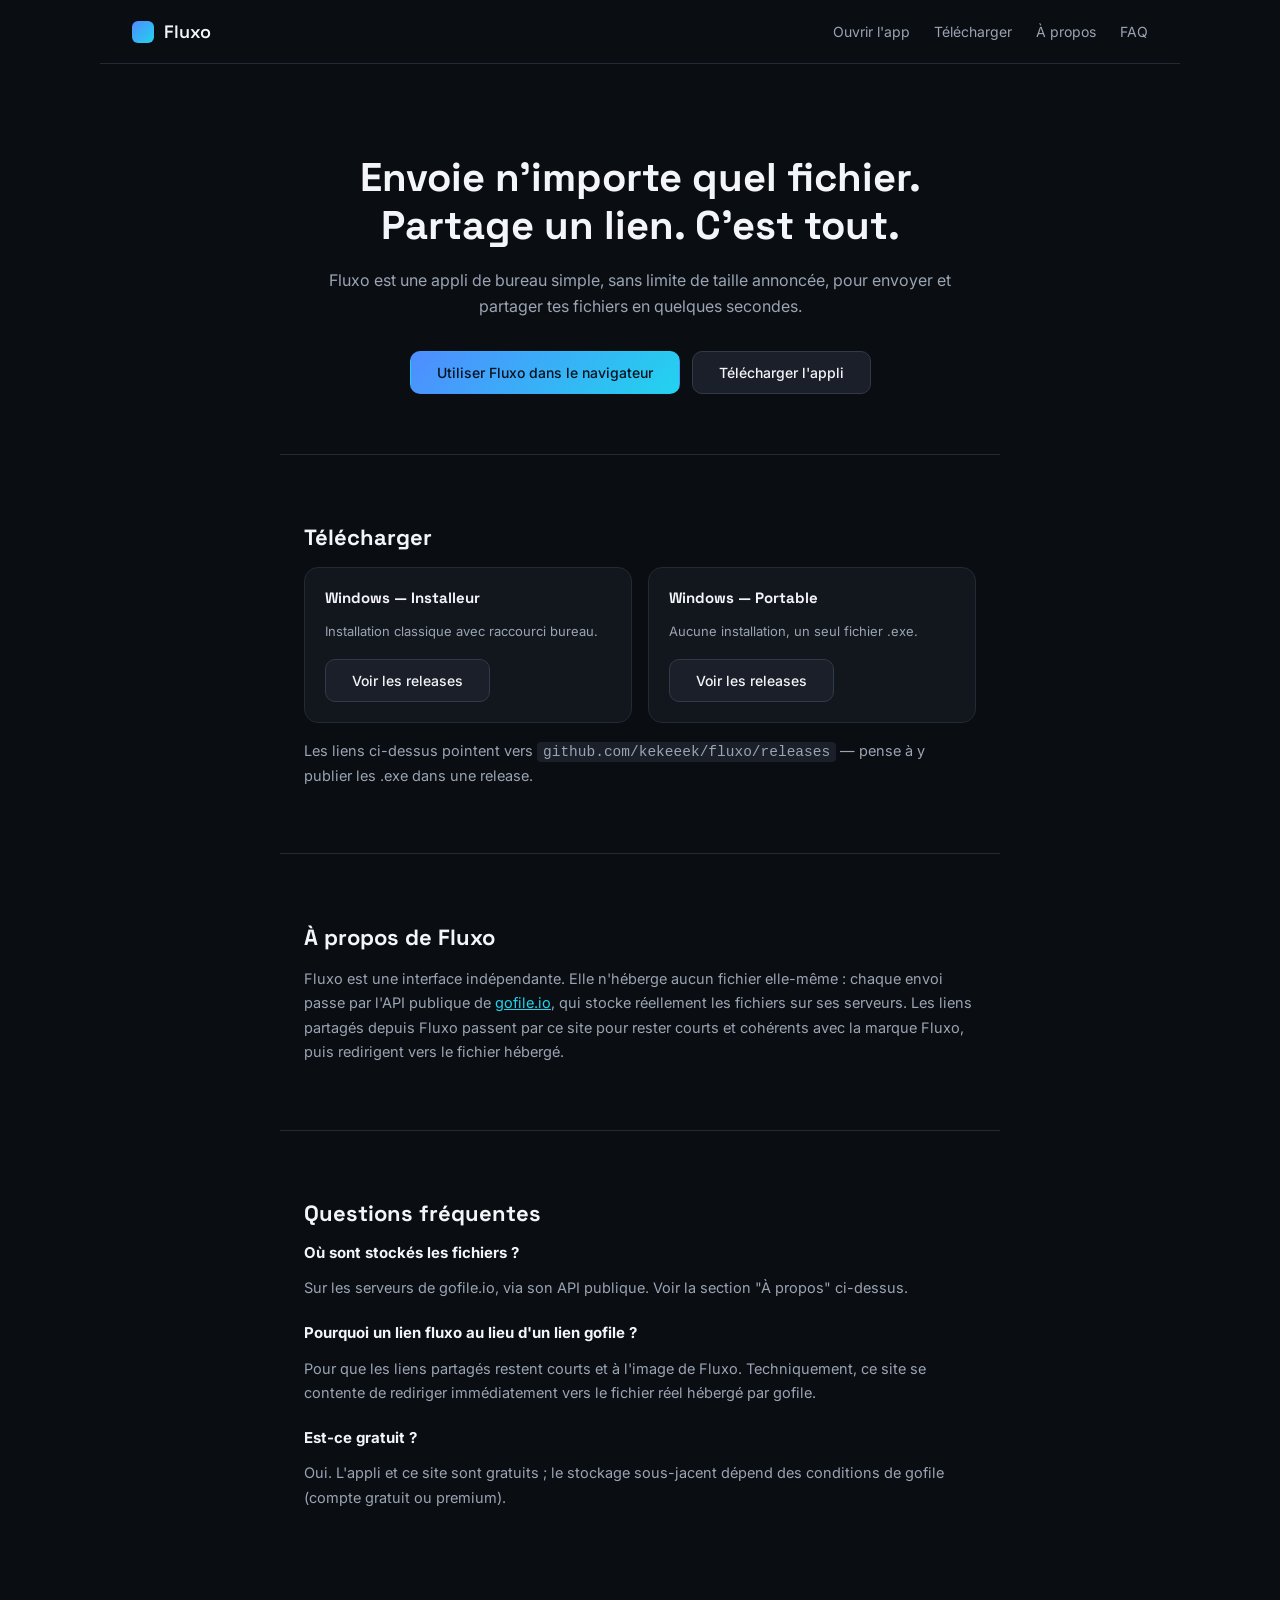
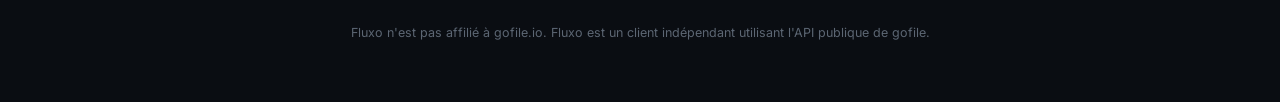
<file: public/index.html>
<!DOCTYPE html>
<html lang="fr">
<head>
<meta charset="UTF-8" />
<meta name="viewport" content="width=device-width, initial-scale=1.0" />
<title>Fluxo — Envoie et partage tes fichiers</title>
<link rel="icon" type="image/png" sizes="512x512" href="icon-512.png" />
<link rel="icon" type="image/png" sizes="192x192" href="icon-192.png" />
<link rel="icon" type="image/png" sizes="32x32" href="favicon-32.png" />
<link rel="apple-touch-icon" href="apple-touch-icon.png" />
<meta name="description" content="Fluxo, une appli de bureau simple pour envoyer et partager des fichiers, sans limite de taille." />
<link rel="preconnect" href="https://fonts.googleapis.com">
<link rel="preconnect" href="https://fonts.gstatic.com" crossorigin>
<link href="https://fonts.googleapis.com/css2?family=Space+Grotesk:wght@500;600;700&family=Inter:wght@400;500;600&display=swap" rel="stylesheet">
<link rel="stylesheet" href="style.css" />
</head>
<body>

  <header class="topbar">
    <div class="brand">
      <span class="brand-mark"></span>
      <span class="brand-name">Fluxo</span>
    </div>
    <nav class="topnav">
      <a href="app.html">Ouvrir l'app</a>
      <a href="#download">Télécharger</a>
      <a href="#about">À propos</a>
      <a href="#faq">FAQ</a>
    </nav>
  </header>

  <main>
    <section class="hero">
      <h1>Envoie n'importe quel fichier.<br>Partage un lien. C'est tout.</h1>
      <p class="hero-sub">Fluxo est une appli de bureau simple, sans limite de taille annoncée, pour envoyer et partager tes fichiers en quelques secondes.</p>
      <div class="hero-actions">
        <a href="app.html" class="btn btn-primary">Utiliser Fluxo dans le navigateur</a>
        <a href="#download" class="btn btn-secondary">Télécharger l'appli</a>
      </div>
    </section>

    <section id="download" class="section">
      <h2>Télécharger</h2>
      <div class="download-cards">
        <div class="download-card">
          <h3>Windows — Installeur</h3>
          <p>Installation classique avec raccourci bureau.</p>
          <a class="btn btn-secondary" href="https://github.com/kekeeek/fluxo/releases/latest">Voir les releases</a>
        </div>
        <div class="download-card">
          <h3>Windows — Portable</h3>
          <p>Aucune installation, un seul fichier .exe.</p>
          <a class="btn btn-secondary" href="https://github.com/kekeeek/fluxo/releases/latest">Voir les releases</a>
        </div>
      </div>
      <p class="hint-text">Les liens ci-dessus pointent vers <code>github.com/kekeeek/fluxo/releases</code> — pense à y publier les .exe dans une release.</p>
    </section>

    <section id="about" class="section">
      <h2>À propos de Fluxo</h2>
      <p>Fluxo est une interface indépendante. Elle n'héberge aucun fichier elle-même : chaque envoi passe par l'API publique de <a href="https://gofile.io" target="_blank" rel="noopener">gofile.io</a>, qui stocke réellement les fichiers sur ses serveurs. Les liens partagés depuis Fluxo passent par ce site pour rester courts et cohérents avec la marque Fluxo, puis redirigent vers le fichier hébergé.</p>
    </section>

    <section id="faq" class="section">
      <h2>Questions fréquentes</h2>
      <div class="faq-item">
        <h3>Où sont stockés les fichiers ?</h3>
        <p>Sur les serveurs de gofile.io, via son API publique. Voir la section "À propos" ci-dessus.</p>
      </div>
      <div class="faq-item">
        <h3>Pourquoi un lien fluxo au lieu d'un lien gofile ?</h3>
        <p>Pour que les liens partagés restent courts et à l'image de Fluxo. Techniquement, ce site se contente de rediriger immédiatement vers le fichier réel hébergé par gofile.</p>
      </div>
      <div class="faq-item">
        <h3>Est-ce gratuit ?</h3>
        <p>Oui. L'appli et ce site sont gratuits ; le stockage sous-jacent dépend des conditions de gofile (compte gratuit ou premium).</p>
      </div>
    </section>
  </main>

  <footer class="footer">
    <p>Fluxo n'est pas affilié à gofile.io. Fluxo est un client indépendant utilisant l'API publique de gofile.</p>
  </footer>

</body>
</html>
</file>
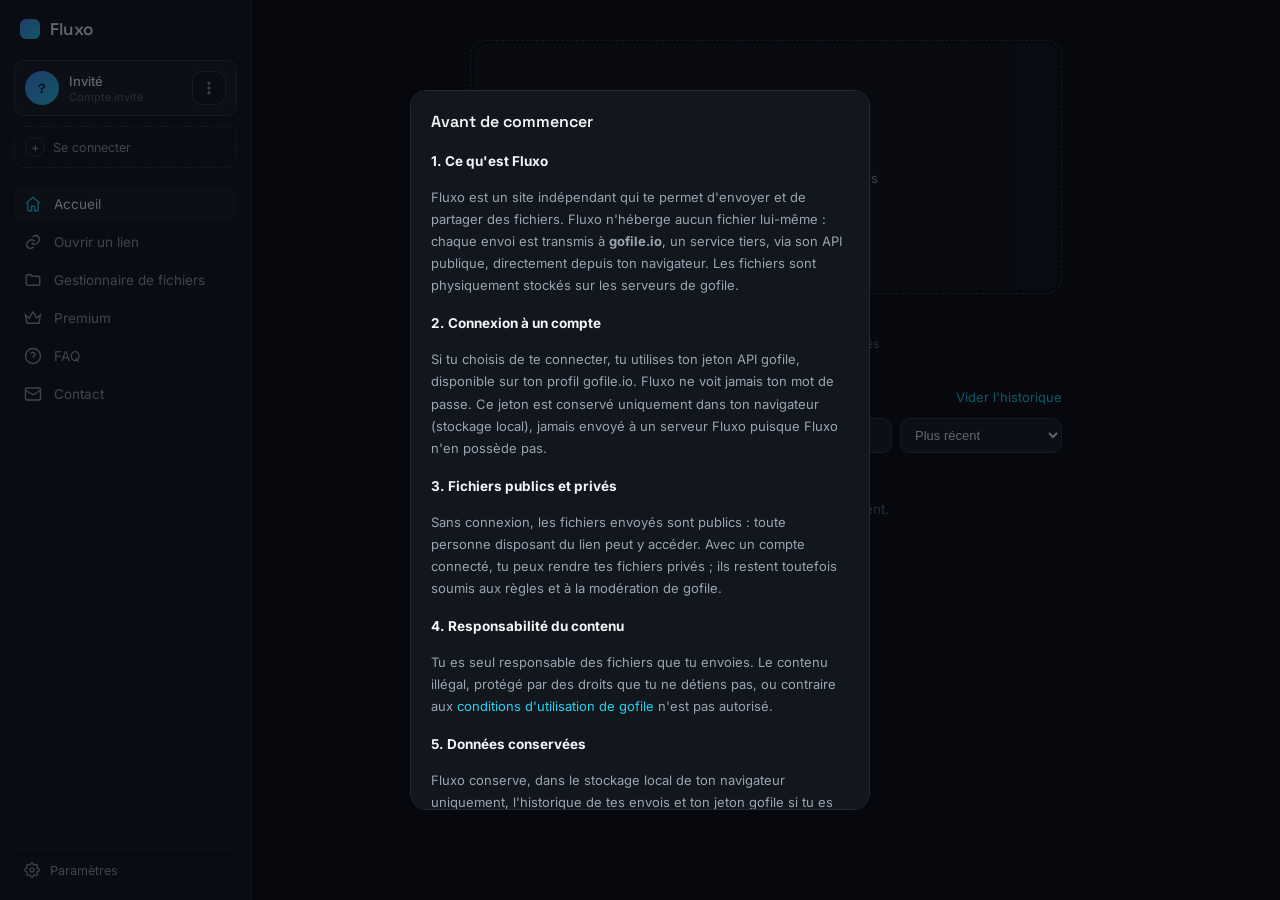
<file: public/app.html>
<!DOCTYPE html>
<html lang="fr">
<head>
<meta charset="UTF-8" />
<meta name="viewport" content="width=device-width, initial-scale=1.0" />
<title>Fluxo — App</title>
<link rel="icon" type="image/png" sizes="512x512" href="icon-512.png" />
<link rel="icon" type="image/png" sizes="192x192" href="icon-192.png" />
<link rel="icon" type="image/png" sizes="32x32" href="favicon-32.png" />
<link rel="apple-touch-icon" href="apple-touch-icon.png" />
<link rel="preconnect" href="https://fonts.googleapis.com">
<link rel="preconnect" href="https://fonts.gstatic.com" crossorigin>
<link href="https://fonts.googleapis.com/css2?family=Space+Grotesk:wght@500;600&family=Inter:wght@400;500;600&family=JetBrains+Mono:wght@400;500&display=swap" rel="stylesheet">
<link rel="stylesheet" href="app.css" />
</head>
<body>

  <div class="app-shell">

    <aside class="sidebar">
      <a href="index.html" class="brand">
        <span class="brand-mark"></span>
        <span class="brand-name">Fluxo</span>
      </a>

      <div class="account-card" id="sidebarAccountCard">
        <div class="account-card-avatar" id="sidebarAvatar">?</div>
        <div class="account-card-info">
          <p class="account-card-name" id="sidebarAccountName">Invité</p>
          <p class="account-card-sub" id="sidebarAccountSub">Compte invité</p>
        </div>
        <button class="icon-btn account-card-menu" id="accountMenuBtn" aria-label="Options du compte">
          <svg width="16" height="16" viewBox="0 0 24 24" fill="none" stroke="currentColor" stroke-width="2"><circle cx="12" cy="5" r="1.4"/><circle cx="12" cy="12" r="1.4"/><circle cx="12" cy="19" r="1.4"/></svg>
        </button>
      </div>

      <button class="add-account-box" id="addAccountBox">
        <span class="add-account-icon">+</span>
        <span>Se connecter</span>
      </button>

      <nav class="sidebar-nav">
        <button class="nav-item active" data-view="home">
          <svg width="18" height="18" viewBox="0 0 24 24" fill="none" stroke="currentColor" stroke-width="1.8"><path d="M3 11l9-8 9 8"/><path d="M5 10v10a1 1 0 0 0 1 1h4v-6h4v6h4a1 1 0 0 0 1-1V10"/></svg>
          <span>Accueil</span>
        </button>
        <button class="nav-item" data-view="openlink">
          <svg width="18" height="18" viewBox="0 0 24 24" fill="none" stroke="currentColor" stroke-width="1.8"><path d="M10 13a5 5 0 0 0 7.5.5l2-2a5 5 0 0 0-7-7l-1 1"/><path d="M14 11a5 5 0 0 0-7.5-.5l-2 2a5 5 0 0 0 7 7l1-1"/></svg>
          <span>Ouvrir un lien</span>
        </button>
        <button class="nav-item" data-view="filemanager">
          <svg width="18" height="18" viewBox="0 0 24 24" fill="none" stroke="currentColor" stroke-width="1.8"><path d="M3 7a2 2 0 0 1 2-2h4l2 2h8a2 2 0 0 1 2 2v8a2 2 0 0 1-2 2H5a2 2 0 0 1-2-2Z"/></svg>
          <span>Gestionnaire de fichiers</span>
        </button>
        <button class="nav-item" id="premiumNavBtn">
          <svg width="18" height="18" viewBox="0 0 24 24" fill="none" stroke="currentColor" stroke-width="1.8"><path d="m2 8 5 4 5-8 5 8 5-4-2 11H4Z"/></svg>
          <span>Premium</span>
        </button>
        <button class="nav-item" data-view="faq">
          <svg width="18" height="18" viewBox="0 0 24 24" fill="none" stroke="currentColor" stroke-width="1.8"><circle cx="12" cy="12" r="10"/><path d="M9.1 9a3 3 0 0 1 5.8 1c0 2-3 2-3 4"/><path d="M12 17h.01"/></svg>
          <span>FAQ</span>
        </button>
        <button class="nav-item" id="contactNavBtn">
          <svg width="18" height="18" viewBox="0 0 24 24" fill="none" stroke="currentColor" stroke-width="1.8"><rect x="2" y="4" width="20" height="16" rx="2"/><path d="m2 7 10 6 10-6"/></svg>
          <span>Contact</span>
        </button>
      </nav>

      <button id="settingsBtn" class="sidebar-footer-btn">
        <svg width="16" height="16" viewBox="0 0 24 24" fill="none" stroke="currentColor" stroke-width="1.8"><circle cx="12" cy="12" r="3"/><path d="M19.4 15a1.7 1.7 0 0 0 .34 1.87l.06.06a2 2 0 1 1-2.83 2.83l-.06-.06a1.7 1.7 0 0 0-1.87-.34 1.7 1.7 0 0 0-1 1.55V21a2 2 0 0 1-4 0v-.09A1.7 1.7 0 0 0 9 19.4a1.7 1.7 0 0 0-1.87.34l-.06.06a2 2 0 1 1-2.83-2.83l.06-.06A1.7 1.7 0 0 0 4.6 15a1.7 1.7 0 0 0-1.55-1H3a2 2 0 0 1 0-4h.09A1.7 1.7 0 0 0 4.6 9a1.7 1.7 0 0 0-.34-1.87l-.06-.06a2 2 0 1 1 2.83-2.83l.06.06A1.7 1.7 0 0 0 9 4.6a1.7 1.7 0 0 0 1-1.55V3a2 2 0 0 1 4 0v.09a1.7 1.7 0 0 0 1 1.55 1.7 1.7 0 0 0 1.87-.34l.06-.06a2 2 0 1 1 2.83 2.83l-.06.06A1.7 1.7 0 0 0 19.4 9a1.7 1.7 0 0 0 1.55 1H21a2 2 0 0 1 0 4h-.09a1.7 1.7 0 0 0-1.51 1z"/></svg>
        <span>Paramètres</span>
      </button>
    </aside>

    <div class="main-area">

      <!-- HOME VIEW -->
      <main class="content view" id="view-home">

        <section id="dropzone" class="dropzone">
          <div class="dropzone-glow"></div>
          <div class="dropzone-inner">
            <svg class="dropzone-icon" width="40" height="40" viewBox="0 0 24 24" fill="none" stroke="currentColor" stroke-width="1.6"><path d="M12 3v12"/><path d="M7 8l5-5 5 5"/><path d="M4 16v3a2 2 0 0 0 2 2h12a2 2 0 0 0 2-2v-3"/></svg>
            <p class="dropzone-title">Dépose un fichier ici</p>
            <p class="dropzone-sub">ou clique pour parcourir tes fichiers</p>
            <button id="browseBtn" class="btn btn-primary">Choisir un fichier</button>
            <input type="file" id="fileInput" multiple style="display:none;" />
          </div>
        </section>

        <div class="upload-options">
          <div class="privacy-row">
            <label class="switch-row" id="privacyRow">
              <input type="checkbox" id="privacyToggle" disabled />
              <span class="switch"></span>
              <span class="switch-label">Mettre en privé</span>
            </label>
            <span id="privacyHint" class="hint">Connecte-toi à ton compte gofile pour rendre tes fichiers privés</span>
          </div>

          <div id="folderRow" class="folder-row hidden">
            <label class="folder-label" for="folderSelect">Dossier de destination</label>
            <div class="folder-controls">
              <select id="folderSelect">
                <option value="">Racine</option>
              </select>
              <button id="newFolderBtn" class="icon-btn" aria-label="Créer un dossier" title="Créer un dossier">
                <svg width="15" height="15" viewBox="0 0 24 24" fill="none" stroke="currentColor" stroke-width="1.8"><path d="M12 5v14M5 12h14"/></svg>
              </button>
            </div>
          </div>
        </div>

        <section class="history-section">
          <div class="history-header">
            <h2>Envois</h2>
            <button id="clearHistoryBtn" class="link-btn">Vider l'historique</button>
          </div>

          <div class="history-toolbar">
            <input type="text" id="historySearch" placeholder="Rechercher un fichier…" />
            <select id="historySort">
              <option value="date-desc">Plus récent</option>
              <option value="date-asc">Plus ancien</option>
              <option value="name-asc">Nom (A–Z)</option>
              <option value="name-desc">Nom (Z–A)</option>
              <option value="size-desc">Taille (grand → petit)</option>
              <option value="size-asc">Taille (petit → grand)</option>
            </select>
          </div>

          <div id="historyList" class="history-list">
            <p class="empty-state">Aucun fichier envoyé pour le moment.</p>
          </div>
        </section>

      </main>

      <!-- OPEN LINK VIEW -->
      <main class="content view hidden" id="view-openlink">
        <div class="view-header">
          <h1>Ouvrir un lien</h1>
        </div>
        <p class="about-text" style="margin-bottom:16px;">Colle un lien Fluxo ou gofile reçu d'un autre appareil pour l'ouvrir directement.</p>
        <div class="folder-controls">
          <input type="text" id="openLinkInput" placeholder="https://fluxo.../r/AbC123 ou https://gofile.io/d/AbC123" style="flex:1; background: var(--bg-elevated); border: 1px solid var(--border-strong); border-radius: var(--radius); padding: 9px 12px; color: var(--text-primary); font-size: 13px;" />
          <button id="openLinkBtn" class="btn btn-primary">Ouvrir</button>
        </div>
      </main>

      <!-- FILE MANAGER VIEW -->
      <main class="content view hidden" id="view-filemanager">
        <div class="view-header">
          <h1>Gestionnaire de fichiers</h1>
        </div>
        <div id="fmLoggedOut" class="fm-message">
          <p>Connecte-toi à ton compte gofile pour parcourir tes fichiers et dossiers.</p>
          <button class="btn btn-primary" id="fmLoginBtn">Se connecter avec gofile</button>
        </div>
        <div id="fmLoggedIn" class="hidden">
          <div class="fm-breadcrumbs" id="fmBreadcrumbs"></div>
          <div id="fmList" class="fm-list"></div>
        </div>
      </main>

      <!-- FAQ VIEW -->
      <main class="content view hidden" id="view-faq">
        <div class="view-header">
          <h1>Foire aux questions</h1>
        </div>
        <div class="faq-list" id="faqList"></div>
      </main>

    </div>
  </div>

  <!-- Settings drawer -->
  <div id="settingsOverlay" class="overlay hidden">
    <div class="drawer">
      <div class="drawer-header">
        <h2>Paramètres</h2>
        <button id="closeSettingsBtn" class="icon-btn" aria-label="Fermer">
          <svg width="18" height="18" viewBox="0 0 24 24" fill="none" stroke="currentColor" stroke-width="1.8"><path d="M18 6 6 18M6 6l12 12"/></svg>
        </button>
      </div>

      <div class="drawer-body">

        <div class="settings-block">
          <h3>Compte</h3>
          <div id="accountBox" class="account-box">
            <div class="account-info">
              <p id="accountStatusText" class="account-status">Non connecté</p>
              <p class="account-desc">gofile bloque l'affichage de sa page de connexion dans un site tiers, donc la connexion se fait ici via ton jeton API : connecte-toi sur gofile.io, va dans ton profil (myProfile), copie ton jeton, puis colle-le ci-dessous. Fluxo ne voit jamais ton mot de passe.</p>
            </div>
            <button id="loginBtn" class="btn btn-secondary">Se connecter sur gofile.io</button>
            <button id="logoutBtn" class="btn btn-ghost hidden">Se déconnecter</button>
            <div class="manual-token" open>
              <div class="manual-token-body" style="margin-top:10px;">
                <input type="text" id="manualTokenInput" placeholder="Colle ton jeton gofile ici" />
                <button id="manualTokenBtn" class="btn btn-secondary">Valider</button>
              </div>
            </div>
          </div>
        </div>

        <div class="settings-block" id="usageBlock" style="display:none;">
          <h3>Stockage utilisé</h3>
          <div class="usage-box">
            <p id="usageText" class="usage-text">—</p>
          </div>
        </div>

        <div class="settings-block">
          <h3>Envoi</h3>
          <label class="switch-row">
            <input type="checkbox" id="defaultPrivateToggle" />
            <span class="switch"></span>
            <span class="switch-label">Mettre les nouveaux fichiers en privé par défaut</span>
          </label>
          <label class="switch-row" style="margin-top:10px;">
            <input type="checkbox" id="autoCopyToggle" />
            <span class="switch"></span>
            <span class="switch-label">Copier le lien automatiquement après l'envoi</span>
          </label>
        </div>

        <div class="settings-block">
          <h3>Lien public</h3>
          <p class="about-text">Si tu déploies le site vitrine Fluxo (voir le dossier <code>fluxo-site</code>), colle son adresse ici : les liens copiés utiliseront ton domaine au lieu de gofile.io.</p>
          <input type="text" id="publicDomainInput" placeholder="https://tonpseudo.github.io/fluxo" style="width:100%; background: var(--bg-elevated); border: 1px solid var(--border-strong); border-radius: var(--radius); padding: 9px 12px; color: var(--text-primary); font-size: 12.5px; margin-top: 8px;" />
        </div>

        <div class="settings-block">
          <h3>À propos</h3>
          <p class="about-text">Fluxo est une interface indépendante qui envoie et stocke tes fichiers via l'<a href="#" class="link" data-url="https://gofile.io/api">API publique de gofile</a>. Les fichiers sont hébergés sur les serveurs de gofile et soumis à leurs <a href="#" class="link" data-url="https://gofile.io/terms">conditions d'utilisation</a>.</p>
          <button id="termsBtn" class="link-btn">Lire les conditions d'utilisation de Fluxo</button>
        </div>

      </div>
    </div>
  </div>

  <!-- Terms modal -->
  <div id="termsOverlay" class="overlay hidden">
    <div class="modal">
      <div class="drawer-header">
        <h2>Conditions d'utilisation</h2>
        <button id="closeTermsBtn" class="icon-btn" aria-label="Fermer">
          <svg width="18" height="18" viewBox="0 0 24 24" fill="none" stroke="currentColor" stroke-width="1.8"><path d="M18 6 6 18M6 6l12 12"/></svg>
        </button>
      </div>
      <div id="termsBody" class="modal-body"></div>
    </div>
  </div>

  <!-- First-launch terms gate -->
  <div id="gateOverlay" class="overlay">
    <div class="modal">
      <div class="drawer-header">
        <h2>Avant de commencer</h2>
      </div>
      <div class="modal-body" id="gateBody"></div>
      <div class="gate-footer">
        <label class="checkbox-row">
          <input type="checkbox" id="gateCheckbox" />
          <span>J'ai lu et j'accepte les conditions d'utilisation.</span>
        </label>
        <button id="gateAcceptBtn" class="btn btn-primary" disabled>Continuer</button>
      </div>
    </div>
  </div>

  <!-- QR code modal -->
  <div id="qrOverlay" class="overlay hidden">
    <div class="modal modal-narrow">
      <div class="drawer-header">
        <h2>Lien du fichier</h2>
        <button id="closeQrBtn" class="icon-btn" aria-label="Fermer">
          <svg width="18" height="18" viewBox="0 0 24 24" fill="none" stroke="currentColor" stroke-width="1.8"><path d="M18 6 6 18M6 6l12 12"/></svg>
        </button>
      </div>
      <div class="qr-body">
        <div id="qrCanvas" class="qr-canvas"></div>
        <p id="qrLink" class="qr-link"></p>
        <button id="qrCopyBtn" class="btn btn-secondary">Copier le lien</button>
      </div>
    </div>
  </div>

  <!-- New folder modal -->
  <div id="folderOverlay" class="overlay hidden">
    <div class="modal modal-narrow">
      <div class="drawer-header">
        <h2>Nouveau dossier</h2>
        <button id="closeFolderModalBtn" class="icon-btn" aria-label="Fermer">
          <svg width="18" height="18" viewBox="0 0 24 24" fill="none" stroke="currentColor" stroke-width="1.8"><path d="M18 6 6 18M6 6l12 12"/></svg>
        </button>
      </div>
      <div class="modal-body">
        <input type="text" id="newFolderInput" placeholder="Nom du dossier" style="width:100%; background: var(--bg-elevated); border: 1px solid var(--border-strong); border-radius: var(--radius); padding: 9px 12px; color: var(--text-primary); font-size: 13.5px; margin-bottom: 14px;" />
        <button id="createFolderConfirmBtn" class="btn btn-primary">Créer</button>
      </div>
    </div>
  </div>

  <!-- Rename modal -->
  <div id="renameOverlay" class="overlay hidden">
    <div class="modal modal-narrow">
      <div class="drawer-header">
        <h2>Renommer</h2>
        <button id="closeRenameModalBtn" class="icon-btn" aria-label="Fermer">
          <svg width="18" height="18" viewBox="0 0 24 24" fill="none" stroke="currentColor" stroke-width="1.8"><path d="M18 6 6 18M6 6l12 12"/></svg>
        </button>
      </div>
      <div class="modal-body">
        <input type="text" id="renameInput" style="width:100%; background: var(--bg-elevated); border: 1px solid var(--border-strong); border-radius: var(--radius); padding: 9px 12px; color: var(--text-primary); font-size: 13.5px; margin-bottom: 14px;" />
        <button id="renameConfirmBtn" class="btn btn-primary">Renommer</button>
      </div>
    </div>
  </div>

  <!-- Premium redirect interstitial -->
  <div id="premiumOverlay" class="overlay premium-overlay hidden">
    <div class="premium-content">
      <span class="brand-mark"></span>
      <h2>Passer premium</h2>
      <p>Fluxo n'a pas de système de paiement à lui : les comptes premium sont gérés directement par gofile. Tu vas être redirigé vers gofile.io pour voir les offres et payer.</p>
      <div class="premium-actions">
        <button id="premiumCancelBtn" class="btn btn-ghost">Annuler</button>
        <button id="premiumContinueBtn" class="btn btn-primary">Continuer vers gofile</button>
      </div>
    </div>
  </div>

  <!-- Direct link modal -->
  <div id="directLinkOverlay" class="overlay hidden">
    <div class="modal modal-narrow">
      <div class="drawer-header">
        <h2>Lien de téléchargement direct</h2>
        <button id="closeDirectLinkBtn" class="icon-btn" aria-label="Fermer">
          <svg width="18" height="18" viewBox="0 0 24 24" fill="none" stroke="currentColor" stroke-width="1.8"><path d="M18 6 6 18M6 6l12 12"/></svg>
        </button>
      </div>
      <div class="modal-body">
        <p style="margin-top:0;">Ce lien télécharge le fichier immédiatement, sans passer par la page Fluxo — à réserver à un partage de confiance. Nécessite un compte gofile premium.</p>
        <p id="directLinkResult" class="qr-link" style="text-align:left; word-break:break-all;"></p>
        <button id="directLinkCopyBtn" class="btn btn-secondary hidden">Copier le lien</button>
      </div>
    </div>
  </div>

  <!-- Contact modal -->
  <div id="contactOverlay" class="overlay hidden">
    <div class="modal modal-narrow">
      <div class="drawer-header">
        <h2>Contact</h2>
        <button id="closeContactBtn" class="icon-btn" aria-label="Fermer">
          <svg width="18" height="18" viewBox="0 0 24 24" fill="none" stroke="currentColor" stroke-width="1.8"><path d="M18 6 6 18M6 6l12 12"/></svg>
        </button>
      </div>
      <div class="modal-body">
        <p style="margin-top:0;">Une question, un souci ? Écris-nous, on te répond directement par email.</p>
        <input type="email" id="contactEmailInput" placeholder="Ton adresse email" style="width:100%; background: var(--bg-elevated); border: 1px solid var(--border-strong); border-radius: var(--radius); padding: 9px 12px; color: var(--text-primary); font-size: 13px; margin-bottom: 10px;" />
        <textarea id="contactMessageInput" placeholder="Ton message" rows="5" style="width:100%; background: var(--bg-elevated); border: 1px solid var(--border-strong); border-radius: var(--radius); padding: 9px 12px; color: var(--text-primary); font-size: 13px; margin-bottom: 14px; resize: vertical; font-family: inherit;"></textarea>
        <button id="contactSendBtn" class="btn btn-primary">Envoyer</button>
      </div>
    </div>
  </div>

  <div id="toast" class="toast hidden"></div>

  <script src="qrcode.lib.js"></script>
  <script src="app.js"></script>
</body>
</html>
</file>
<file: public/style.css>
:root {
  --bg-deep: #0A0D12;
  --bg-panel: #12161D;
  --bg-elevated: #1A1F29;
  --border: #232935;
  --border-strong: #313A49;

  --accent-1: #4F8CFF;
  --accent-2: #22D3EE;

  --text-primary: #F3F5F8;
  --text-secondary: #9AA4B2;
  --text-muted: #5C6673;

  --font-display: 'Space Grotesk', 'Inter', sans-serif;
  --font-body: 'Inter', -apple-system, sans-serif;
}

* { box-sizing: border-box; }

body {
  margin: 0;
  background: var(--bg-deep);
  color: var(--text-primary);
  font-family: var(--font-body);
  -webkit-font-smoothing: antialiased;
}

a { color: var(--accent-2); }

.brand { display: flex; align-items: center; gap: 10px; }
.brand-mark {
  width: 22px;
  height: 22px;
  border-radius: 6px;
  background: linear-gradient(135deg, var(--accent-1), var(--accent-2));
}
.brand-name { font-family: var(--font-display); font-weight: 600; font-size: 18px; }

.topbar {
  display: flex;
  align-items: center;
  justify-content: space-between;
  padding: 20px 32px;
  border-bottom: 1px solid var(--border);
  max-width: 1080px;
  margin: 0 auto;
}

.topnav { display: flex; gap: 24px; }
.topnav a { color: var(--text-secondary); text-decoration: none; font-size: 14px; }
.topnav a:hover { color: var(--text-primary); }

.hero {
  max-width: 720px;
  margin: 0 auto;
  padding: 90px 24px 60px;
  text-align: center;
}

.hero h1 {
  font-family: var(--font-display);
  font-size: 40px;
  line-height: 1.2;
  margin: 0 0 18px;
}

.hero-sub { color: var(--text-secondary); font-size: 16px; line-height: 1.6; margin-bottom: 32px; }

.hero-actions { display: flex; gap: 12px; justify-content: center; flex-wrap: wrap; }

.btn {
  display: inline-block;
  border-radius: 10px;
  padding: 12px 26px;
  font-size: 14px;
  font-weight: 500;
  text-decoration: none;
  cursor: pointer;
  border: 1px solid transparent;
}

.btn-primary { background: linear-gradient(135deg, var(--accent-1), var(--accent-2)); color: #06121F; }
.btn-secondary { background: var(--bg-elevated); border-color: var(--border-strong); color: var(--text-primary); }

.section { max-width: 720px; margin: 0 auto; padding: 50px 24px; border-top: 1px solid var(--border); }
.section h2 { font-family: var(--font-display); font-size: 22px; margin-bottom: 16px; }
.section p { color: var(--text-secondary); line-height: 1.7; font-size: 14.5px; }

.download-cards { display: flex; gap: 16px; flex-wrap: wrap; margin-bottom: 16px; }
.download-card {
  flex: 1;
  min-width: 220px;
  background: var(--bg-panel);
  border: 1px solid var(--border);
  border-radius: 14px;
  padding: 20px;
}
.download-card h3 { font-family: var(--font-display); font-size: 15px; margin: 0 0 8px; }
.download-card p { font-size: 13px; margin-bottom: 16px; }

.hint-text { font-size: 12.5px; color: var(--text-muted); }
.hint-text code { background: var(--bg-elevated); padding: 2px 6px; border-radius: 4px; }

.faq-item { margin-bottom: 22px; }
.faq-item h3 { font-size: 15px; margin: 0 0 6px; color: var(--text-primary); }

.footer { text-align: center; padding: 30px 24px 50px; color: var(--text-muted); font-size: 12.5px; }

.redirect-page {
  height: 100vh;
  display: flex;
  flex-direction: column;
  align-items: center;
  justify-content: center;
  gap: 16px;
}
.redirect-text { color: var(--text-secondary); font-size: 14px; }
</file>
<file: public/app.css>
:root {
  --bg-deep: #0A0D12;
  --bg-panel: #12161D;
  --bg-elevated: #1A1F29;
  --border: #232935;
  --border-strong: #313A49;

  --accent-1: #4F8CFF;
  --accent-2: #22D3EE;

  --text-primary: #F3F5F8;
  --text-secondary: #9AA4B2;
  --text-muted: #5C6673;

  --success: #34D399;
  --private: #F5A623;
  --danger: #F0605A;

  --font-display: 'Space Grotesk', 'Inter', sans-serif;
  --font-body: 'Inter', -apple-system, sans-serif;
  --font-mono: 'JetBrains Mono', monospace;

  --radius: 10px;
  --radius-lg: 16px;
}

* { box-sizing: border-box; }

body {
  margin: 0;
  background: var(--bg-deep);
  color: var(--text-primary);
  font-family: var(--font-body);
  -webkit-font-smoothing: antialiased;
}

button, input { font-family: inherit; }

/* ---------- App shell / Sidebar ---------- */
.app-shell { display: flex; height: 100vh; }

.sidebar {
  width: 252px;
  flex-shrink: 0;
  background: var(--bg-panel);
  border-right: 1px solid var(--border);
  display: flex;
  flex-direction: column;
  padding: 18px 14px;
}

.brand { display: flex; align-items: center; gap: 10px; padding: 0 6px 20px; text-decoration: none; color: inherit; }

@media (max-width: 760px) {
  .app-shell { flex-direction: column; height: auto; min-height: 100vh; }
  .sidebar { width: 100%; flex-direction: row; flex-wrap: wrap; align-items: center; padding: 12px 14px; gap: 10px; }
  .brand { padding: 0; margin-right: auto; }
  .account-card { margin-bottom: 0; }
  .sidebar-nav { flex-direction: row; flex-wrap: wrap; width: 100%; order: 3; }
  .add-account-box { order: 2; width: auto; margin-bottom: 0; }
  .sidebar-footer-btn { border-top: none; margin-top: 0; }
  .main-area { overflow-y: visible; }
  .view { padding: 24px 16px 40px; }
  .drawer { width: 100%; }
  .modal { width: 92%; }
}

.brand-mark {
  width: 20px;
  height: 20px;
  border-radius: 6px;
  background: linear-gradient(135deg, var(--accent-1), var(--accent-2));
}

.brand-name {
  font-family: var(--font-display);
  font-weight: 600;
  font-size: 17px;
  letter-spacing: 0.2px;
}

.account-card {
  display: flex;
  align-items: center;
  gap: 10px;
  background: var(--bg-elevated);
  border: 1px solid var(--border-strong);
  border-radius: var(--radius);
  padding: 10px 10px;
  margin-bottom: 10px;
}

.account-card-avatar {
  width: 34px;
  height: 34px;
  border-radius: 50%;
  background: linear-gradient(135deg, var(--accent-1), var(--accent-2));
  display: flex;
  align-items: center;
  justify-content: center;
  font-family: var(--font-display);
  font-weight: 600;
  font-size: 13px;
  color: #06121F;
  flex-shrink: 0;
}

.account-card-info { flex: 1; min-width: 0; }
.account-card-name { font-size: 13px; font-weight: 500; margin: 0; white-space: nowrap; overflow: hidden; text-overflow: ellipsis; }
.account-card-sub { font-size: 11px; color: var(--text-muted); margin: 1px 0 0; }
.account-card-menu { width: 26px; height: 26px; flex-shrink: 0; }

.add-account-box {
  display: flex;
  align-items: center;
  gap: 8px;
  border: 1.5px dashed var(--border-strong);
  border-radius: var(--radius);
  background: transparent;
  color: var(--text-secondary);
  padding: 10px;
  font-size: 12.5px;
  cursor: pointer;
  margin-bottom: 18px;
  transition: border-color 0.15s ease, color 0.15s ease;
}
.add-account-box:hover { border-color: var(--accent-1); color: var(--text-primary); }
.add-account-box.hidden { display: none; }

.add-account-icon {
  width: 20px;
  height: 20px;
  border-radius: 50%;
  border: 1px solid var(--border-strong);
  display: flex;
  align-items: center;
  justify-content: center;
  font-size: 13px;
  flex-shrink: 0;
}

.sidebar-nav { display: flex; flex-direction: column; gap: 2px; flex: 1; }

.nav-item {
  display: flex;
  align-items: center;
  gap: 12px;
  background: none;
  border: none;
  color: var(--text-secondary);
  padding: 9px 10px;
  border-radius: var(--radius);
  font-size: 13.5px;
  cursor: pointer;
  text-align: left;
}
.nav-item:hover { background: var(--bg-elevated); color: var(--text-primary); }
.nav-item.active { background: var(--bg-elevated); color: var(--text-primary); }
.nav-item.active svg { color: var(--accent-2); }

.sidebar-footer-btn {
  display: flex;
  align-items: center;
  gap: 10px;
  background: none;
  border: none;
  border-top: 1px solid var(--border);
  color: var(--text-secondary);
  padding: 12px 10px 4px;
  font-size: 12.5px;
  cursor: pointer;
  margin-top: 8px;
}
.sidebar-footer-btn:hover { color: var(--text-primary); }

.main-area { flex: 1; overflow-y: auto; }

.view { max-width: 640px; margin: 0 auto; padding: 40px 24px 60px; }
.view.hidden { display: none; }

.view-header { margin-bottom: 22px; }
.view-header h1 { font-family: var(--font-display); font-size: 20px; font-weight: 600; margin: 0; }

.icon-btn {
  width: 34px;
  height: 34px;
  border-radius: var(--radius);
  border: 1px solid var(--border-strong);
  background: var(--bg-panel);
  color: var(--text-secondary);
  display: flex;
  align-items: center;
  justify-content: center;
  cursor: pointer;
  flex-shrink: 0;
}
.icon-btn:hover { color: var(--text-primary); border-color: var(--accent-1); }

/* ---------- Dropzone ---------- */
.dropzone {
  position: relative;
  border-radius: var(--radius-lg);
  border: 1.5px dashed var(--border-strong);
  padding: 3px;
  cursor: pointer;
  overflow: hidden;
}

.dropzone-glow {
  position: absolute;
  inset: -40%;
  background: conic-gradient(from 0deg, transparent 0 70%, var(--accent-1), var(--accent-2), transparent 100%);
  opacity: 0;
  transition: opacity 0.25s ease;
  animation: spin 3.5s linear infinite;
  animation-play-state: paused;
}

.dropzone.drag-over .dropzone-glow {
  opacity: 0.9;
  animation-play-state: running;
}

.dropzone.drag-over { border-color: transparent; }

@keyframes spin { to { transform: rotate(360deg); } }

.dropzone-inner {
  position: relative;
  background: var(--bg-panel);
  border-radius: calc(var(--radius-lg) - 3px);
  padding: 48px 24px;
  display: flex;
  flex-direction: column;
  align-items: center;
  text-align: center;
  gap: 6px;
}

.dropzone-icon { color: var(--accent-2); margin-bottom: 6px; }

.dropzone-title { font-size: 16px; font-weight: 500; margin: 0; }
.dropzone-sub { font-size: 13px; color: var(--text-secondary); margin: 0 0 14px; }

/* ---------- Buttons ---------- */
.btn {
  border-radius: var(--radius);
  border: 1px solid transparent;
  padding: 9px 18px;
  font-size: 13.5px;
  font-weight: 500;
  cursor: pointer;
  transition: transform 0.08s ease, background 0.15s ease;
}
.btn:active { transform: scale(0.97); }

.btn-primary {
  background: linear-gradient(135deg, var(--accent-1), var(--accent-2));
  color: #06121F;
}
.btn-primary:hover { filter: brightness(1.08); }
.btn-primary:disabled { opacity: 0.5; cursor: not-allowed; filter: none; }

.btn-secondary {
  background: var(--bg-elevated);
  border-color: var(--border-strong);
  color: var(--text-primary);
}
.btn-secondary:hover { border-color: var(--accent-1); }

.btn-ghost {
  background: transparent;
  border-color: var(--border-strong);
  color: var(--text-secondary);
}

.link-btn {
  background: none;
  border: none;
  color: var(--accent-2);
  font-size: 13px;
  cursor: pointer;
  padding: 0;
}

/* ---------- Upload options ---------- */
.upload-options { margin: 18px 4px 36px; display: flex; flex-direction: column; gap: 18px; }

.folder-row { display: flex; flex-direction: column; gap: 6px; }
.folder-label { font-size: 12px; color: var(--text-muted); }
.folder-controls { display: flex; gap: 8px; align-items: center; }

select {
  background: var(--bg-elevated);
  border: 1px solid var(--border-strong);
  border-radius: var(--radius);
  color: var(--text-primary);
  padding: 8px 10px;
  font-size: 13px;
}

/* ---------- History toolbar ---------- */
.history-toolbar { display: flex; gap: 8px; margin-bottom: 14px; }
.history-toolbar input {
  flex: 1;
  background: var(--bg-elevated);
  border: 1px solid var(--border-strong);
  border-radius: var(--radius);
  padding: 8px 12px;
  color: var(--text-primary);
  font-size: 13px;
}
.history-toolbar select { flex-shrink: 0; }

/* ---------- Usage box ---------- */
.usage-box { background: var(--bg-elevated); border: 1px solid var(--border); border-radius: var(--radius); padding: 12px 14px; }
.usage-text { margin: 0; font-size: 13px; color: var(--text-secondary); font-family: var(--font-mono); }

/* ---------- Privacy row ---------- */
.privacy-row { display: flex; flex-direction: column; gap: 4px; margin: 0; }

.switch-row { display: flex; align-items: center; gap: 10px; cursor: pointer; }

.switch-row input { position: absolute; opacity: 0; width: 0; height: 0; }

.switch {
  width: 36px;
  height: 20px;
  border-radius: 999px;
  background: var(--bg-elevated);
  border: 1px solid var(--border-strong);
  position: relative;
  transition: background 0.15s ease;
  flex-shrink: 0;
}
.switch::after {
  content: '';
  position: absolute;
  top: 2px;
  left: 2px;
  width: 14px;
  height: 14px;
  border-radius: 50%;
  background: var(--text-muted);
  transition: transform 0.15s ease, background 0.15s ease;
}

.switch-row input:checked + .switch { background: rgba(245, 166, 35, 0.18); border-color: var(--private); }
.switch-row input:checked + .switch::after { transform: translateX(16px); background: var(--private); }

.switch-row input:disabled + .switch { opacity: 0.4; cursor: not-allowed; }
.switch-row:has(input:disabled) { cursor: not-allowed; }

.switch-label { font-size: 13.5px; color: var(--text-primary); }
.switch-row:has(input:disabled) .switch-label { color: var(--text-muted); }

.hint { font-size: 12px; color: var(--text-muted); margin-left: 46px; }

/* ---------- History ---------- */
.history-header { display: flex; align-items: center; justify-content: space-between; margin-bottom: 12px; }
.history-header h2 { font-family: var(--font-display); font-size: 15px; font-weight: 600; margin: 0; }

.history-list { display: flex; flex-direction: column; gap: 8px; }

.empty-state { color: var(--text-muted); font-size: 13.5px; padding: 20px 0; text-align: center; }

.history-item {
  display: flex;
  align-items: center;
  gap: 12px;
  padding: 12px 14px;
  border-radius: var(--radius);
  border: 1px solid var(--border);
  background: var(--bg-panel);
}

.history-item-icon {
  width: 34px;
  height: 34px;
  border-radius: 8px;
  background: var(--bg-elevated);
  display: flex;
  align-items: center;
  justify-content: center;
  color: var(--accent-2);
  flex-shrink: 0;
}

.history-item-main { flex: 1; min-width: 0; }
.history-item-name { font-size: 13.5px; font-weight: 500; white-space: nowrap; overflow: hidden; text-overflow: ellipsis; }
.history-item-meta { font-size: 11.5px; color: var(--text-muted); font-family: var(--font-mono); display: flex; gap: 8px; align-items: center; }

.badge {
  font-size: 10.5px;
  padding: 2px 7px;
  border-radius: 999px;
  font-family: var(--font-body);
  font-weight: 500;
}
.badge-private { background: rgba(245, 166, 35, 0.15); color: var(--private); }
.badge-public { background: rgba(154, 164, 178, 0.15); color: var(--text-secondary); }

.history-item-actions { display: flex; gap: 6px; }

.progress-bar {
  height: 3px;
  background: var(--border);
  border-radius: 999px;
  overflow: hidden;
  margin-top: 6px;
}
.progress-bar-fill {
  height: 100%;
  background: linear-gradient(90deg, var(--accent-1), var(--accent-2));
  width: 0%;
  transition: width 0.15s ease;
}

/* ---------- File manager ---------- */
.fm-message { text-align: center; padding: 40px 0; color: var(--text-secondary); }
.fm-message p { margin-bottom: 16px; font-size: 13.5px; }

.fm-breadcrumbs { display: flex; align-items: center; gap: 6px; margin-bottom: 16px; font-size: 12.5px; color: var(--text-muted); flex-wrap: wrap; }
.fm-breadcrumbs button { background: none; border: none; color: var(--text-secondary); cursor: pointer; font-size: 12.5px; padding: 2px 4px; }
.fm-breadcrumbs button:hover { color: var(--accent-2); }
.fm-breadcrumbs .sep { color: var(--text-muted); }

.fm-list { display: flex; flex-direction: column; gap: 8px; }

.fm-item {
  display: flex;
  align-items: center;
  gap: 12px;
  padding: 11px 14px;
  border-radius: var(--radius);
  border: 1px solid var(--border);
  background: var(--bg-panel);
  cursor: default;
}
.fm-item.is-folder { cursor: pointer; }
.fm-item.is-folder:hover { border-color: var(--accent-1); }

.fm-item-icon { color: var(--text-secondary); flex-shrink: 0; }
.fm-item.is-folder .fm-item-icon { color: var(--accent-2); }
.fm-item-name { flex: 1; font-size: 13.5px; min-width: 0; white-space: nowrap; overflow: hidden; text-overflow: ellipsis; }
.fm-item-size { font-size: 11.5px; color: var(--text-muted); font-family: var(--font-mono); flex-shrink: 0; }

/* ---------- FAQ ---------- */
.faq-item { border: 1px solid var(--border); border-radius: var(--radius); margin-bottom: 8px; overflow: hidden; }
.faq-question {
  width: 100%;
  text-align: left;
  background: var(--bg-panel);
  border: none;
  color: var(--text-primary);
  padding: 14px 16px;
  font-size: 13.5px;
  font-weight: 500;
  cursor: pointer;
  display: flex;
  justify-content: space-between;
  align-items: center;
}
.faq-answer {
  padding: 0 16px;
  max-height: 0;
  overflow: hidden;
  color: var(--text-secondary);
  font-size: 13px;
  line-height: 1.6;
  transition: max-height 0.2s ease, padding 0.2s ease;
}
.faq-item.open .faq-answer { padding: 0 16px 16px; max-height: 240px; }
.faq-item.open .faq-chevron { transform: rotate(180deg); }
.faq-chevron { transition: transform 0.2s ease; flex-shrink: 0; }
.overlay {
  position: fixed;
  inset: 0;
  background: rgba(4, 6, 10, 0.6);
  display: flex;
  justify-content: flex-end;
  z-index: 10;
}
.overlay.hidden { display: none; }

#termsOverlay, #gateOverlay { justify-content: center; align-items: center; }

.drawer {
  width: 380px;
  height: 100%;
  background: var(--bg-panel);
  border-left: 1px solid var(--border);
  padding: 20px;
  overflow-y: auto;
}

.modal {
  width: 460px;
  max-height: 80vh;
  background: var(--bg-panel);
  border: 1px solid var(--border);
  border-radius: var(--radius-lg);
  padding: 20px;
  overflow-y: auto;
}

.modal-narrow { width: 340px; }

.qr-body { display: flex; flex-direction: column; align-items: center; gap: 14px; }
.qr-canvas { background: #fff; padding: 12px; border-radius: 8px; }
.qr-canvas img { display: block; }
.qr-link { font-family: var(--font-mono); font-size: 11.5px; color: var(--text-secondary); word-break: break-all; text-align: center; margin: 0; }

.history-item-actions .icon-btn { width: 30px; height: 30px; }

.drawer-header { display: flex; align-items: center; justify-content: space-between; margin-bottom: 18px; }
.drawer-header h2 { font-family: var(--font-display); font-size: 16px; font-weight: 600; margin: 0; }

.settings-block { margin-bottom: 26px; }
.settings-block h3 { font-size: 12px; text-transform: uppercase; letter-spacing: 0.5px; color: var(--text-muted); margin: 0 0 10px; }

.account-box { display: flex; flex-direction: column; gap: 10px; }
.account-status { font-size: 14px; font-weight: 500; margin: 0; }
.account-desc { font-size: 12.5px; color: var(--text-secondary); line-height: 1.5; margin: 0 0 6px; }

.manual-token summary { font-size: 12px; color: var(--text-muted); cursor: pointer; margin-top: 4px; }
.manual-token-body { display: flex; gap: 8px; margin-top: 10px; }
.manual-token-body input {
  flex: 1;
  background: var(--bg-elevated);
  border: 1px solid var(--border-strong);
  border-radius: var(--radius);
  padding: 8px 10px;
  color: var(--text-primary);
  font-size: 12.5px;
}

.about-text { font-size: 12.5px; color: var(--text-secondary); line-height: 1.6; }
.link { color: var(--accent-2); cursor: pointer; }

.modal-body { font-size: 13px; color: var(--text-secondary); line-height: 1.7; }
.modal-body h3 { color: var(--text-primary); font-size: 13.5px; margin: 16px 0 6px; }
.modal-body h3:first-child { margin-top: 0; }

.gate-footer { margin-top: 18px; display: flex; flex-direction: column; gap: 12px; }
.checkbox-row { display: flex; align-items: center; gap: 8px; font-size: 12.5px; color: var(--text-secondary); }

.hidden { display: none !important; }

.premium-overlay { background: #000; justify-content: center; align-items: center; }
.premium-content { max-width: 380px; text-align: center; display: flex; flex-direction: column; align-items: center; gap: 14px; }
.premium-content .brand-mark { width: 40px; height: 40px; border-radius: 12px; }
.premium-content h2 { font-family: var(--font-display); font-size: 20px; margin: 0; }
.premium-content p { color: var(--text-secondary); font-size: 13.5px; line-height: 1.6; margin: 0; }
.premium-actions { display: flex; gap: 10px; margin-top: 8px; }

.toast {
  position: fixed;
  bottom: 20px;
  left: 50%;
  transform: translateX(-50%);
  background: var(--bg-elevated);
  border: 1px solid var(--border-strong);
  padding: 10px 18px;
  border-radius: var(--radius);
  font-size: 13px;
  z-index: 20;
}
</file>
